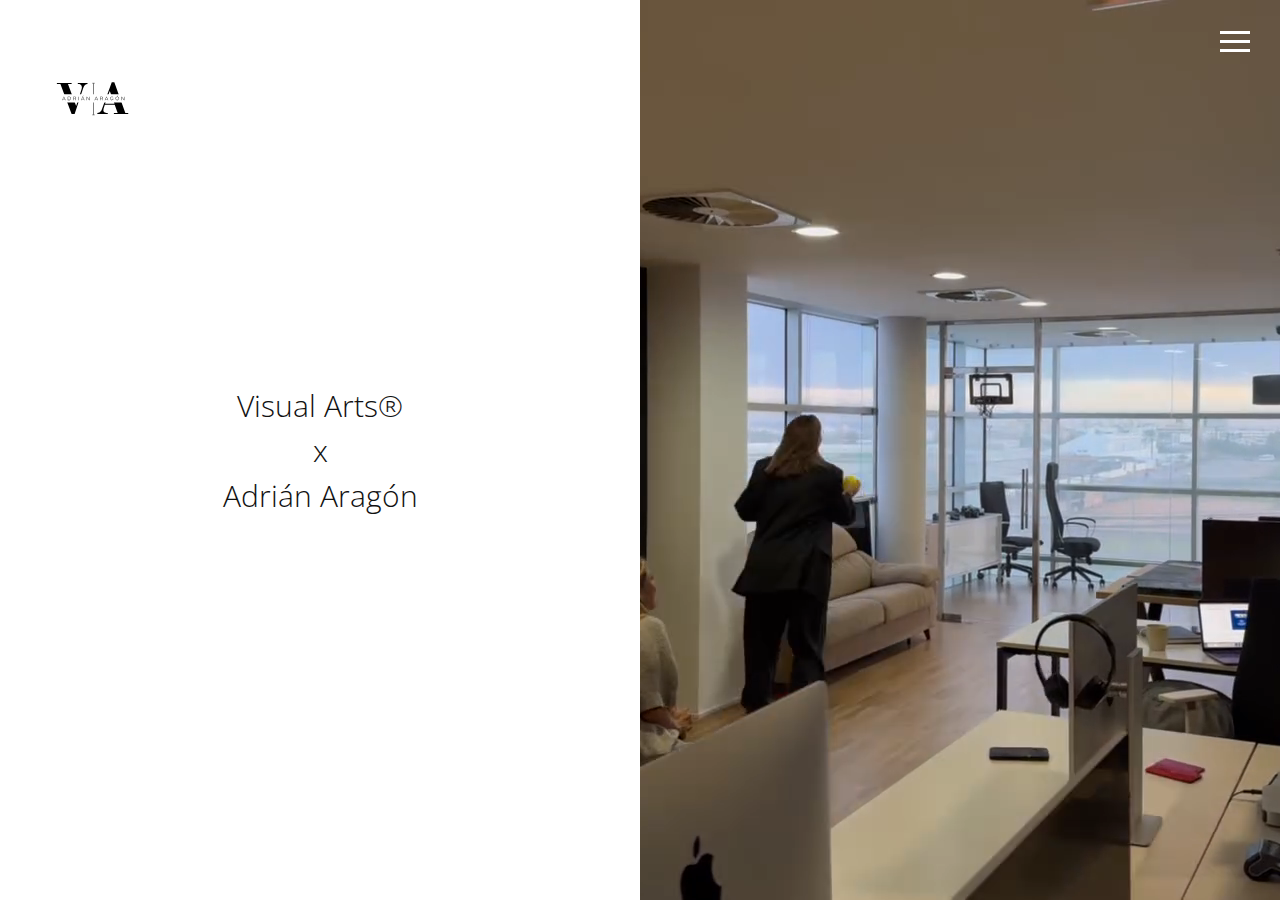
<file: index.html>
<!DOCTYPE html>
<html lang="es">
  <head>
    <meta charset="utf-8" />
    <meta http-equiv="X-UA-Compatible" content="IE=edge" />
    <meta name="viewport" content="width=device-width, initial-scale=1" />
    <meta name="description" content="" />
    <meta name="author" content="" />
    <title>Visual Arts x Adrián Aragón</title>
    <link href="css/bootstrap.css" rel="stylesheet" />
    <link href="css/style.css" rel="stylesheet" />
  </head>
  <body>
    <nav class="navbar navbar-default navbar-fixed-top">
      <div class="col-md-12">
        <div class="nav">
          <button class="btn-nav">
            <span class="icon-bar inverted top"></span>
            <span class="icon-bar inverted middle"></span>
            <span class="icon-bar inverted bottom"></span>
          </button>
        </div>
        <a class="navbar-brand" href="index.html">
          <img class="logo" src="img/logo.svg" alt="logo" />
        </a>
        <div class="nav-content hideNav hidden">
          <ul class="nav-list vcenter">
            <li class="nav-item">
              <a class="item-anchor" href="index.html">Inicio</a>
            </li>
            <li class="nav-item">
              <a class="item-anchor" href="about.html">Sobre mí</a>
            </li>
            <li class="nav-item">
              <a class="item-anchor" href="portfolio.html">Portfolio</a>
            </li>
            <li class="nav-item">
              <a class="item-anchor" href="contact.html">Contratar</a>
            </li>
            <li class="nav-item">
              <a class="item-anchor" href="./Tower-Block/index.html"
                >Tower Block</a
              >
            </li>
          </ul>
        </div>
      </div>
    </nav>
    <div class="span12">
      <div class="col-md-6 no-gutter text-center fill">
        <h2 class="vcenter">
          Visual Arts®<br />
          x<br />
          Adrián Aragón
        </h2>
      </div>
      <div class="col-md-6 no-gutter text-center">
        <div id="header" data-speed="2" data-type="background">
          <div id="headslide" class="carousel slide" data-ride="carousel">
            <div class="carousel-inner" role="listbox">
              <div class="item active">
                <video
                  src="img/video1.mp4"
                  autoplay
                  loop
                  muted
                  class="video-full"
                ></video>
              </div>
              <div class="item">
                <video
                  src="img/video2.mp4"
                  autoplay
                  loop
                  muted
                  class="video-full"
                ></video>
              </div>
              <div class="item">
                <video
                  src="img/video3.mp4"
                  autoplay
                  loop
                  muted
                  class="video-full"
                ></video>
              </div>
              <div class="item">
                <video
                  src="img/video5.mp4"
                  autoplay
                  loop
                  muted
                  class="video-full"
                ></video>
              </div>
            </div>
          </div>
        </div>
      </div>
    </div>
    <div style="clear: both"></div>
    <script src="js/jquery.js"></script>
    <script src="js/bootstrap.min.js"></script>
    <script src="js/menu-color.js"></script>
    <script src="js/modernizr.js"></script>
    <script src="js/script.js"></script>
  </body>
</html>
</file>
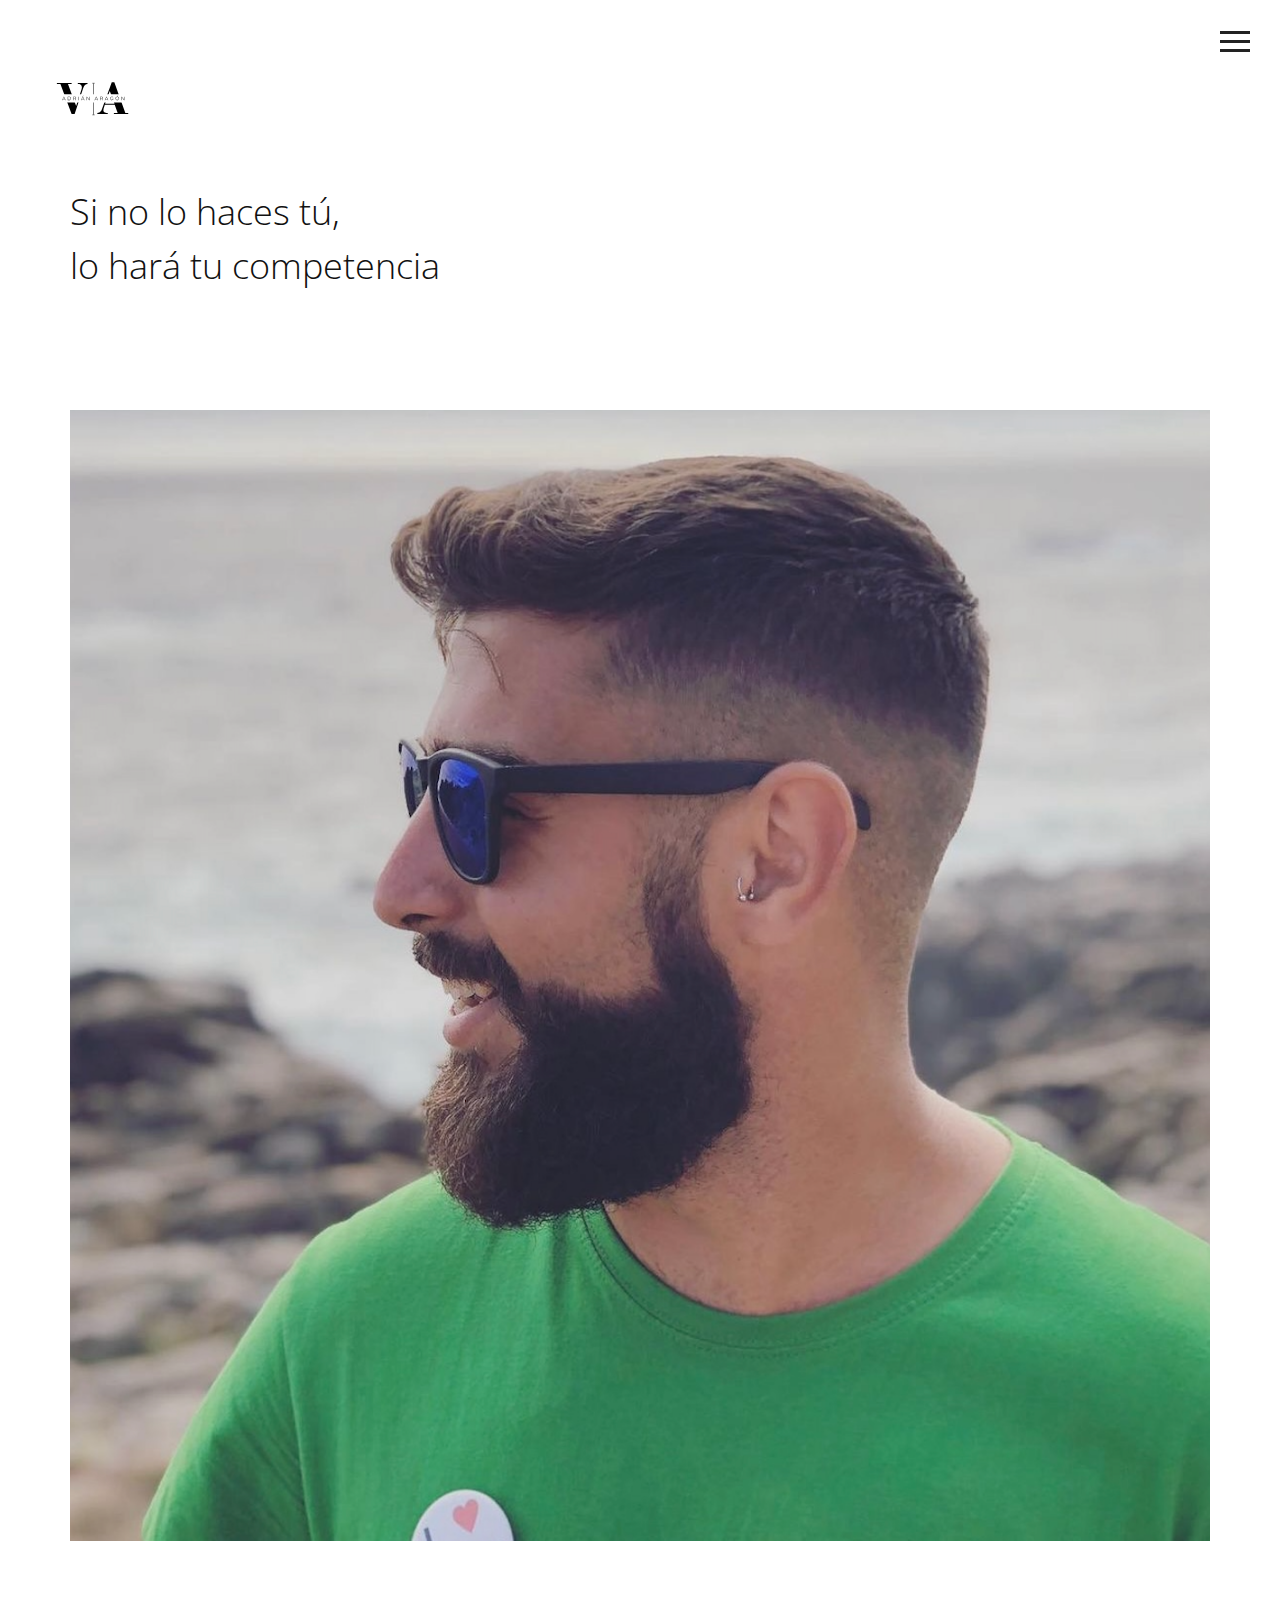
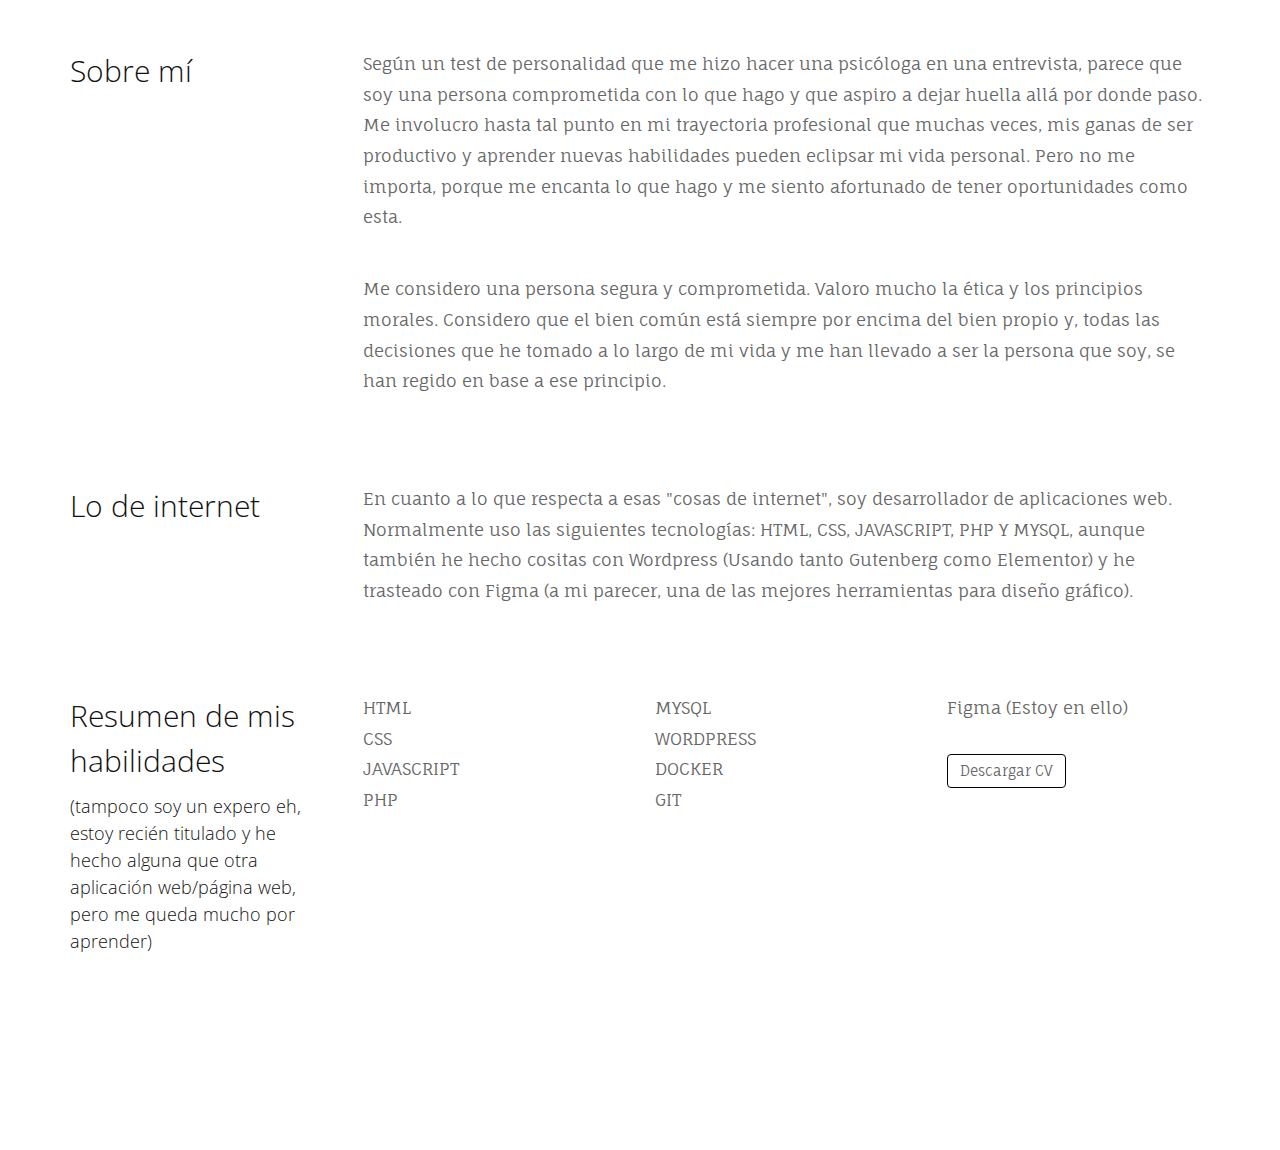
<file: about.html>
<!DOCTYPE html>
<html lang="en">
  <head>
    <meta charset="utf-8" />
    <meta http-equiv="X-UA-Compatible" content="IE=edge" />
    <meta name="viewport" content="width=device-width, initial-scale=1" />
    <meta name="description" content="" />
    <meta name="author" content="" />
    <title>Visual Arts x Adrián Aragón</title>
    <link href="css/bootstrap.css" rel="stylesheet" />
    <link href="css/style.css" rel="stylesheet" />
  </head>
  <body>
    <nav class="navbar navbar-default color-fill navbar-fixed-top">
      <div class="col-md-12">
        <div class="nav">
          <button class="btn-nav">
            <span class="icon-bar top"></span>
            <span class="icon-bar middle"></span>
            <span class="icon-bar bottom"></span>
          </button>
        </div>
        <a class="navbar-brand" href="index.html">
          <img class="logo" src="img/logo.svg" alt="logo" />
        </a>
        <div class="nav-content hideNav hidden">
          <ul class="nav-list vcenter">
            <li class="nav-item">
              <a class="item-anchor" href="index.html">Inicio</a>
            </li>
            <li class="nav-item">
              <a class="item-anchor" href="about.html">Sobre mí</a>
            </li>
            <li class="nav-item">
              <a class="item-anchor" href="portfolio.html">Portfolio</a>
            </li>
            <li class="nav-item">
              <a class="item-anchor" href="contact.html">Contratar</a>
            </li>
            <li class="nav-item">
              <a class="item-anchor" href="./Tower-Block/index.html"
                >Tower Block</a
              >
            </li>
          </ul>
        </div>
      </div>
    </nav>
    <section id="about">
      <div class="container">
        <div class="row">
          <div class="col-md-12">
            <h1>
              Si no lo haces tú,
              <br />
              lo hará tu competencia
            </h1>
            <br />
            <img
              class="img-responsive margin-top-45"
              src="./img/sobremi.png"
              alt="me"
            />
          </div>
        </div>
        <br />
        <div class="row margin-top-45">
          <div class="col-md-3">
            <h2>Sobre mí</h2>
          </div>
          <div class="col-md-9">
            <p>
              Según un test de personalidad que me hizo hacer una psicóloga en
              una entrevista, parece que soy una persona comprometida con lo que
              hago y que aspiro a dejar huella allá por donde paso. Me involucro
              hasta tal punto en mi trayectoria profesional que muchas veces,
              mis ganas de ser productivo y aprender nuevas habilidades pueden
              eclipsar mi vida personal. Pero no me importa, porque me encanta
              lo que hago y me siento afortunado de tener oportunidades como
              esta.
            </p>
            <br />
            <p>
              Me considero una persona segura y comprometida. Valoro mucho la
              ética y los principios morales. Considero que el bien común está
              siempre por encima del bien propio y, todas las decisiones que he
              tomado a lo largo de mi vida y me han llevado a ser la persona que
              soy, se han regido en base a ese principio.
            </p>
          </div>
        </div>
        <div class="row margin-top-45">
          <div class="col-md-3">
            <h2>Lo de internet</h2>
          </div>
          <div class="col-md-9">
            <p>
              En cuanto a lo que respecta a esas "cosas de internet", soy
              desarrollador de aplicaciones web. Normalmente uso las siguientes
              tecnologías: HTML, CSS, JAVASCRIPT, PHP Y MYSQL, aunque también he
              hecho cositas con Wordpress (Usando tanto Gutenberg como
              Elementor) y he trasteado con Figma (a mi parecer, una de las
              mejores herramientas para diseño gráfico).
            </p>
          </div>
        </div>
        <div class="row margin-top-45">
          <div class="col-md-3">
            <h2>Resumen de mis habilidades</h2>
            <h4>
              (tampoco soy un expero eh, estoy recién titulado y he hecho alguna
              que otra aplicación web/página web, pero me queda mucho por
              aprender)
            </h4>
          </div>
          <div class="col-md-9">
            <div class="row">
              <div class="col-md-4">
                <ul class="list-unstyled">
                  <li>HTML</li>
                  <li>CSS</li>
                  <li>JAVASCRIPT</li>
                  <li>PHP</li>
                </ul>
              </div>
              <div class="col-md-4">
                <ul class="list-unstyled">
                  <li>MYSQL</li>
                  <li>WORDPRESS</li>
                  <li>DOCKER</li>
                  <li>GIT</li>
                </ul>
              </div>
              <div class="col-md-4">
                <ul class="list-unstyled">
                  <li>Figma (Estoy en ello)</li>
                  <br />

                  <li>
                    <a
                      href="./img/CV_Adrian_Aragon.pdf"
                      class="btn btn-primary"
                      download
                      >Descargar CV</a
                    >
                  </li>
                </ul>
              </div>
            </div>
          </div>
        </div>
      </div>
    </section>
    <script src="js/jquery.js"></script>
    <script src="js/bootstrap.min.js"></script>
    <script src="js/modernizr.js"></script>
    <script src="js/script.js"></script>
  </body>
</html>
</file>
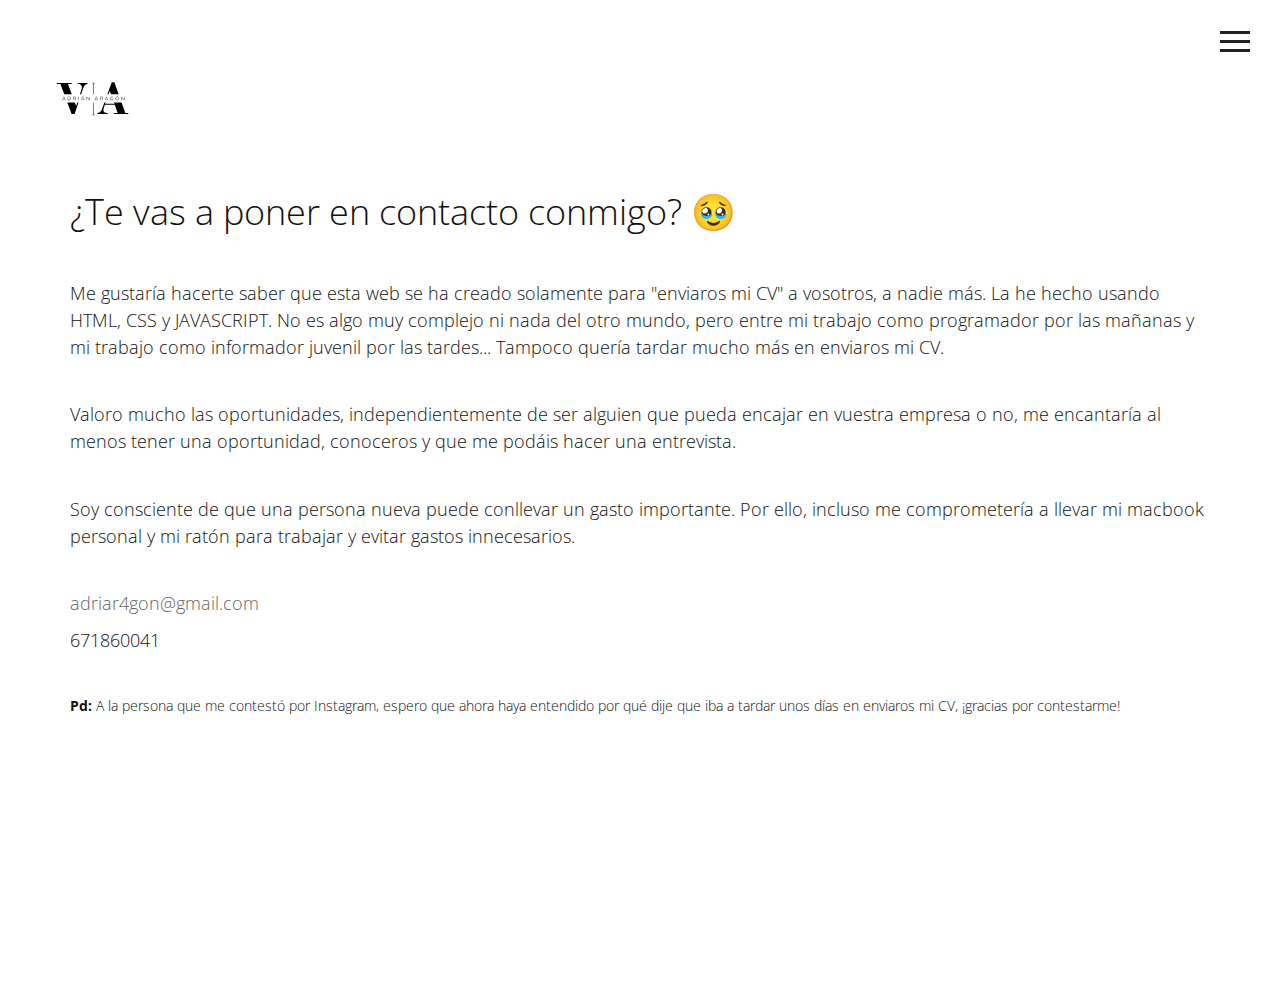
<file: contact.html>
<!DOCTYPE html>
<html lang="en">
   <head>
      <meta charset="utf-8">
      <meta http-equiv="X-UA-Compatible" content="IE=edge">
      <meta name="viewport" content="width=device-width, initial-scale=1">
      <meta name="description" content="">
      <meta name="author" content="">
      <title>Visual Arts x Adrián Aragón</title>
      <link href="css/bootstrap.css" rel="stylesheet">
      <link href="css/style.css" rel="stylesheet">
   </head>
   <body>
      <nav class="navbar navbar-default color-fill navbar-fixed-top">
         <div class="col-md-12">
            <div class="nav">
               <button class="btn-nav">
               <span class="icon-bar top"></span>
               <span class="icon-bar middle"></span>
               <span class="icon-bar bottom"></span>
               </button>
            </div>
            <a class="navbar-brand" href="index.html">
            <img class="logo" src="img/logo.svg" alt="logo">
            </a>
            <div class="nav-content hideNav hidden">
               <ul class="nav-list vcenter">
                 <li class="nav-item">
                   <a class="item-anchor" href="index.html">Inicio</a>
                 </li>
                 <li class="nav-item">
                   <a class="item-anchor" href="about.html">Sobre mí</a>
                 </li>
                 <li class="nav-item">
                   <a class="item-anchor" href="portfolio.html">Portfolio</a>
                 </li>
                 <li class="nav-item">
                   <a class="item-anchor" href="contact.html">Contratar</a>
                 </li>
                 <li class="nav-item">
                   <a class="item-anchor" href="./Tower-Block/index.html"
                     >Tower Block</a
                   >
                 </li>
               </ul>
             </div>
         </div>
      </nav>
      <section>
         <div class="container">
            <div class="row">
               <div class="col-md-12">
                  <h1>
                     ¿Te vas a poner en contacto conmigo? 🥹<br>
                  </h1>
                  <br>
                  <h4>Me gustaría hacerte saber que esta web se ha creado solamente para "enviaros mi CV" a vosotros, a nadie más. La he hecho usando HTML, CSS y JAVASCRIPT. No es algo muy complejo ni nada del otro mundo, pero entre mi trabajo como programador por las mañanas y mi trabajo como informador juvenil por las tardes... Tampoco quería tardar mucho más en enviaros mi CV. </h4>
                  <br>
                  <h4>Valoro mucho las oportunidades, independientemente de ser alguien que pueda encajar en vuestra empresa o no, me encantaría al menos tener una oportunidad, conoceros y que me podáis hacer una entrevista.</h4>
                  <br>
                  <h4>Soy consciente de que una persona nueva puede conllevar un gasto importante. Por ello, incluso me comprometería a llevar mi macbook personal y mi ratón para trabajar y evitar gastos innecesarios.</h4>
                  <br>
                  <h4><a href="mailto:adriar4gon@gmail.com">adriar4gon@gmail.com</a></h4>
                  <h4>671860041</h4>
                  <br>
                  <h5><b>Pd:</b> A la persona que me contestó por Instagram, espero que ahora haya entendido por qué dije que iba a tardar unos días en enviaros mi CV, ¡gracias por contestarme!</h5>
               </div>
            </div>
            <div class="row margin-top-45">
            </div>
         </div>
         </div>
      </section>
      <script src="js/jquery.js"></script>
      <script src="js/bootstrap.min.js"></script>
      <script src="js/modernizr.js"></script>
      <script src="js/script.js"></script>
   </body>
</html>
</file>
<file: css/style.css>
@import url(https://fonts.googleapis.com/css?family=Open+Sans:400,300);
@import 'https://fonts.googleapis.com/css?family=Fauna+One';

/*---------- Global Style ----------*/

body {
    color: #222;
    font-family: 'Fauna One', serif;
    font-size: 17px;
    line-height: 1.8!important;
}
html {
    overflow-x: hidden;
}
.video-full {
    width: 100%;
    height: 100%;
    object-fit: cover;
  }
h1,
h2,
h3,
h4,
h5,
h6 {
    font-family: 'Open Sans', sans-serif;
    font-weight: 200;
    color: #111;
    line-height: 1.5em;
    margin-top: 0;
}
p {
    font-family: 'Fauna One', serif;
    font-weight: 300;
    margin-top: 1px;
}
p,
ul,
li {
    color: #666;
}
section {
    padding-top: 185px;
    padding-bottom: 185px;
}
.no-gutter {
    padding-right: 0;
    padding-left: 0;
}
a,
a:link {
    color: #666;
}
a:hover,
a:focus,
a:visited {
    color: #666;
    text-decoration: none;
}
.vcenter {
    position: relative;
    top: 50%;
    transform: translateY(-50%);
    -webkit-transform: translateY(-50%);
    -ms-transform: translateY(-50%);
}
.fill {
    height: 100vh;
}
.margin-top-05 {
    margin-top: 0.5em;
}
.margin-top-10 {
    margin-top: 1.0em;
}
.margin-top-15 {
    margin-top: 1.5em;
}
.margin-top-20 {
    margin-top: 2.0em;
}
.margin-top-25 {
    margin-top: 2.5em;
}
.margin-top-30 {
    margin-top: 3.0em;
}
.margin-top-35 {
    margin-top: 3.5em;
}
.margin-top-40 {
    margin-top: 4.0em;
}
.margin-top-45 {
    margin-top: 4.5em;
}

/*---------- Navbar ----------*/

.nav {
    position: relative;
    width: auto;
    display: inline-block;
    border: none;
    float: right;
    z-index: 99999;
}
.navbar-fixed-top {
    padding-top: 10px;
}
.navbar-brand {
    padding-top: 25px;
}
.navbar-brand > img {
    max-width: 127px;
    z-index: 9999;
}
@media (max-width: 768px) {
    .navbar-brand {
        padding-left: 0px;
    }
}
.navbar-default {
    background-color: transparent;
    border-color: transparent;
}
.navbar-default.color-fill {
    background-color: #fff;
    border-color: transparent;
}
.btn-nav {
    background: transparent;
    border: none;
    padding: 15px;
    -webkit-transition: all .5s ease;
    -moz-transition: all .5s ease;
    -ms-transition: all .5s ease;
    -o-transition: all .5s ease;
    transition: all .5s ease;
    cursor: pointer;
    z-index: 99999;
}
@media (max-width: 768px) {
    .btn-nav {
        padding: 15px 0;
    }
}
.btn-nav:focus {
    outline: 0;
}
.icon-bar {
    display: block;
    margin: 6px 0;
    width: 30px;
    height: 3px;
    background-color: #222;
}
.icon-bar.inverted {
    background-color: #fff;
}
@media (max-width: 992px) {
    .icon-bar.inverted {
        background-color: #222;
    }
}
.opaque {
    background-color: #fff!important;
}
.btn-nav:hover .icon-bar {
    -webkit-transition: all 1s ease;
    -moz-transition: all 1s ease;
    -ms-transition: all 1s ease;
    -o-transition: all 1s ease;
    transition: all 1s ease;
    background-color: #555;
}
.nav-content {
    position: fixed;
    top: -100%;
    bottom: 0;
    left: 0;
    right: 0;
    background-color: rgba(255, 255, 255, 1);
    display: block;
    height: 100%;
    z-index: 9;
}
.nav-list {
    list-style: none;
    padding: 0;
    position: relative;
}
.item-anchor {
    color: #fff;
    font-size: 30px;
    font-weight: 100;
    position: relative;
    text-decoration: none;
    padding: 10px;
}
.item-anchor:hover,
.item-anchor:focus {
    color: #ffffff;
    -webkit-transition: all 1s ease;
    -moz-transition: all 1s ease;
    -ms-transition: all 1s ease;
    -o-transition: all 1s ease;
    transition: all 1s ease;
}
.item-anchor:hover:after,
.item-anchor:focus:after {
    width: 100%;
    background: #f7f7f7;
    -webkit-transition: all 1s ease;
    -moz-transition: all 1s ease;
    -ms-transition: all 1s ease;
    -o-transition: all 1s ease;
    transition: all 1s ease;
}
.nav-item {
    font-family: 'Open Sans', sans-serif;
    margin: 10px auto;
    text-align: center;
    color: #222;
}
.nav-item a:link,
.nav-item a:hover,
.nav-item a:focus {
    color: #222;
}
.nav-item a:hover,
.nav-item a:focus {
    border-bottom: 2px solid #222;
}
.animated {
    display: block;
    margin: 0 auto;
}
.animated:hover .icon-bar,
.animated:focus .icon-bar {
    background-color: #fff;
}
.animated:focus {
    cursor: pointer;
    z-index: 9999;
}
.middle {
    margin: 0 auto;
}
.icon-bar {
    -webkit-transition: all .7s ease;
    -moz-transition: all .7s ease;
    -ms-transition: all .7s ease;
    -o-transition: all .7s ease;
    transition: all .7s ease;
    z-index: 999999;
}
.animated .icon-bar {
    z-index: 999999;
    background-color: #222!important;
}
.animated .top {
    -webkit-transform: translateY(7px) rotateZ(45deg);
    -moz-transform: translateY(7px) rotateZ(45deg);
    -ms-transform: translateY(7px) rotateZ(45deg);
    -o-transform: translateY(7px) rotateZ(45deg);
    transform: translateY(7px) rotateZ(45deg);
}
.animated .bottom {
    -webkit-transform: translateY(-11px) rotateZ(-45deg);
    -moz-transform: translateY(-11px) rotateZ(-45deg);
    -ms-transform: translateY(-11px) rotateZ(-45deg);
    -o-transform: translateY(-11px) rotateZ(-45deg);
    transform: translateY(-11px) rotateZ(-45deg);
}
.animated .middle {
    width: 0;
}
@keyframes showNav {
    from {
        top: -100%;
    }
    to {
        top: 0;
    }
}
@-webkit-keyframes showNav {
    from {
        top: -100%;
    }
    to {
        top: 0;
    }
}
@-moz-keyframes showNav {
    from {
        top: -100%;
    }
    to {
        top: 0;
    }
}
@-o-keyframes showNav {
    from {
        top: -100%;
    }
    to {
        top: 0;
    }
}
.showNav {
    -webkit-animation: showNav 1s ease forwards;
    -moz-animation: showNav 1s ease forwards;
    -o-animation: showNav 1s ease forwards;
    animation: showNav 1s ease forwards;
}
@keyframes hideNav {
    from {
        top: 0;
    }
    to {
        top: -100%;
    }
}
@-webkit-keyframes hideNav {
    from {
        top: 0;
    }
    to {
        top: -100%;
    }
}
@-moz-keyframes hideNav {
    from {
        top: 0;
    }
    to {
        top: -100%;
    }
}
@-o-keyframes hideNav {
    from {
        top: 0;
    }
    to {
        top: -100%;
    }
}
.hideNav {
    -webkit-animation: hideNav 1s ease forwards;
    -moz-animation: hideNav 1s ease forwards;
    -o-animation: hideNav 1s ease forwards;
    animation: hideNav 1s ease forwards;
}
.hidden {
    display: none;
}

/*---------- Menu Icon Animation ----------*/

.navbar-toggle * {
    -ms-transition: all 0.4s ease;
    -webkit-transition: all 0.4s ease;
    -moz-transition: all 0.4s ease;
    -o-transition: all 0.4s ease;
    transition: all 0.4s ease;
}
.navbar-toggle {
    border: medium none;
    border-radius: 0;
    color: #fff;
    cursor: pointer;
    height: 50px;
    padding: 16px;
    width: 50px;
    float: right;
    margin-top: 0px;
    margin-bottom: 0px;
}
.navbar-default .navbar-toggle:hover,
.navbar-default .navbar-toggle:focus {
    background-color: #fff;
}
.navbar-default .navbar-toggle,
.navbar-default .navbar-collapse,
.navbar-default .navbar-form {
    border-color: #fff;
}
.navbar-toggle span {
    width: 25px;
    height: 3px;
    margin-bottom: 5px;
    background-color: #222;
    display: block;
}
.navbar-toggle span.bar1 {
    -ms-transform: rotate(45deg);
    -webkit-transform: rotate(45deg);
    -moz-transform: rotate(45deg);
    -o-transform: rotate(45deg);
    transform: rotate(45deg);
    -ms-transform-origin: 1px 3px;
    -webkit-transform-origin: 1px 3px;
    -moz-transform-origin: 1px 3px;
    -o-transform-origin: 1px 3px;
    transform-origin: 1px 3px;
    width: 31px;
}
.navbar-toggle span.bar2 {
    -ms-transform: rotate(-360deg) scale(0);
    -webkit-transform: rotate(-360deg) scale(0);
    -moz-transform: rotate(-360deg) scale(0);
    -o-transform: rotate(-360deg) scale(0);
    transform: rotate(-360deg) scale(0);
}
.navbar-toggle span.bar3 {
    -ms-transform: rotate(-45deg);
    -webkit-transform: rotate(-45deg);
    transform: rotate(-45deg);
    -ms-transform-origin: 8px 2px;
    -webkit-transform-origin: 8px 2px;
    transform-origin: 8px 2px;
    width: 31px;
}
.navbar-toggle.collapsed span.bar1,
.navbar-toggle.collapsed span.bar2,
.navbar-toggle.collapsed span.bar3,
.navbar-toggle.collapsed span.bar4 {
    -ms-transform: none;
    -webkit-transform: none;
    transform: none;
    width: 30px;
}

/*---------- Header ----------*/

#header {
    height: 50%;
    margin: 0 auto;
    position: relative;
    color: #fff;
    text-align: center;
    background-size: cover;
}
#headslide {
    position: relative;
}
#headslide .img-responsive,
#headslide .thumbnail > img,
#headslide .thumbnail a > img,
#headslide .carousel-inner > .item > img,
#headslide .carousel-inner > .item > a > img {
    height: 100vh;
    max-width: none;
    object-fit: cover;
    width: 100%;
}
#header h1,
#header p {
    color: #fff;
}
#header h1 {
    font-size: 3.5em;
}
#header p {
    font-size: 1.5em;
}

/*---------- Portfolio ----------*/

#portfolio {
    padding-top: 185px;
}
.background-image-holder {
    background-attachment: scroll;
    background-clip: border-box;
    background-origin: padding-box;
    background-position: 50% 50% !important;
    background-repeat: repeat;
    background-size: cover !important;
    height: 100%;
    left: 0;
    top: 0;
    transition: all 0.3s ease 0s;
    width: 100%;
    z-index: 1;
}
.background-image {
    height: 100%;
    width: 100%;
    object-fit: cover;
}
.square-thumbs li {
    height: 285px;
}
.lightbox-grid li {
    padding: 8px;
    float: left;
    opacity: 1;
    transition: all 0.3s ease 0s;
}
@media (max-width: 992px) {
    .lightbox-grid li  {
        padding: 8px 0;
    }
}
.lightbox-grid,
.lightbox-grid ul,
.lightbox-grid li {
    overflow: hidden;
    position: relative;
}
.portfolio-sorting {
    padding-left: 15px;
    font-family: 'Open Sans', sans-serif;
}
.portfolio-sorting li a:hover,
.portfolio-sorting li a.active {
    border-bottom: 2px solid #222;
}
.portfolio-item {
    margin-bottom: 30px;
}
.item {
    height: 100vh;
}
.item img {
    width: 100%;
    height: 100vh!important;
    object-fit: cover;
}
</file>
